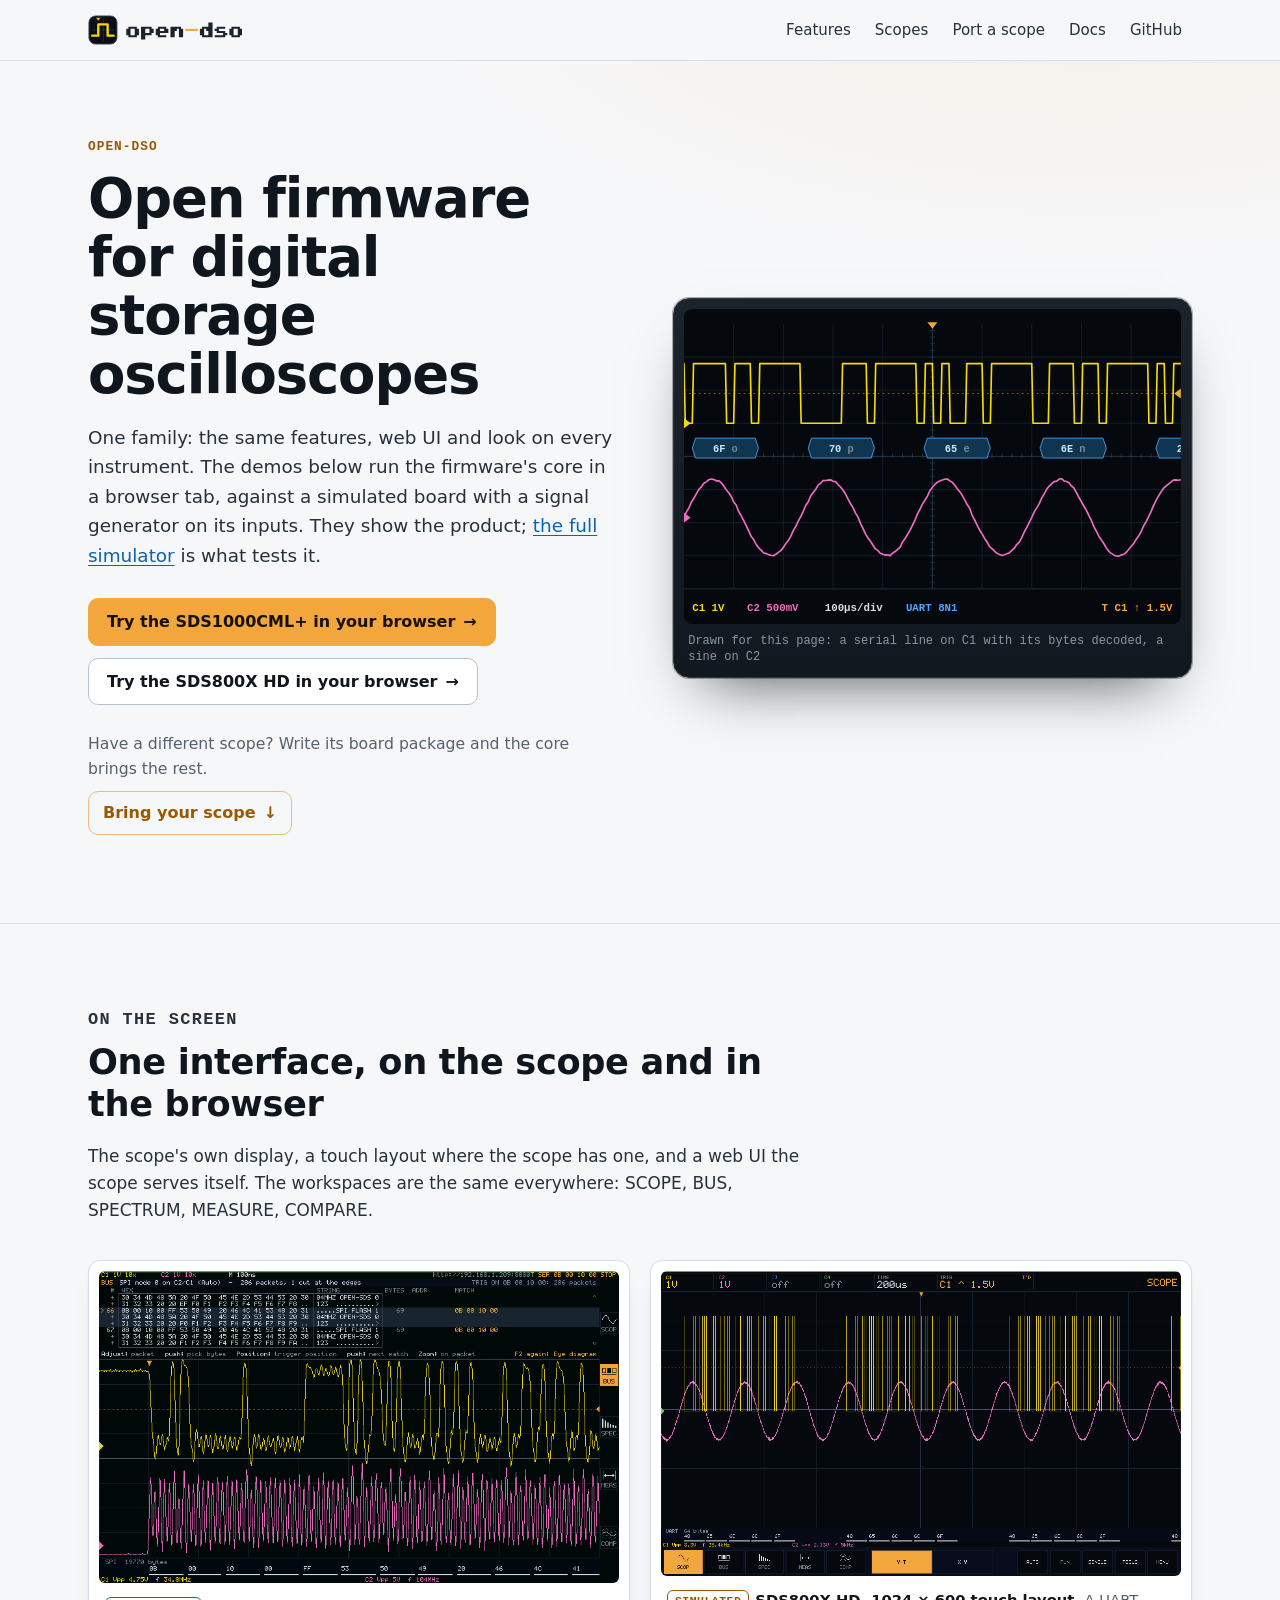
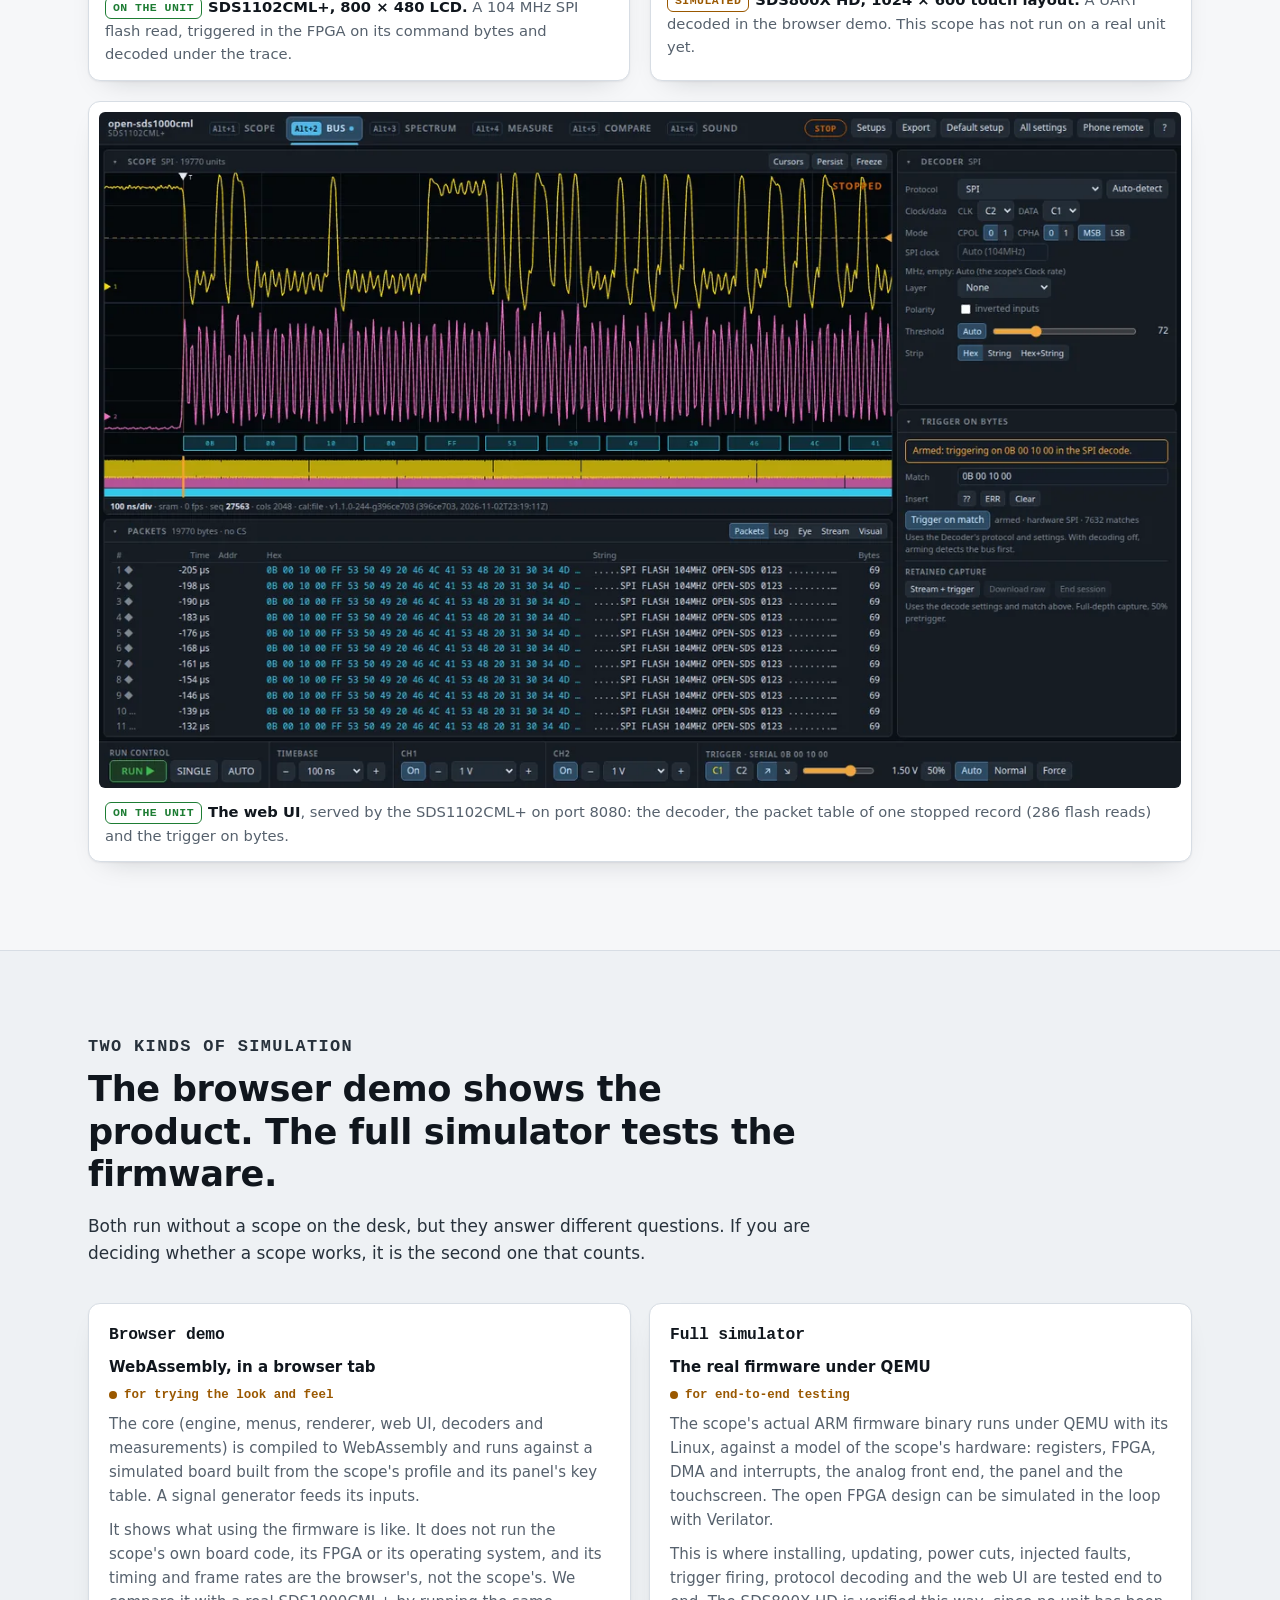
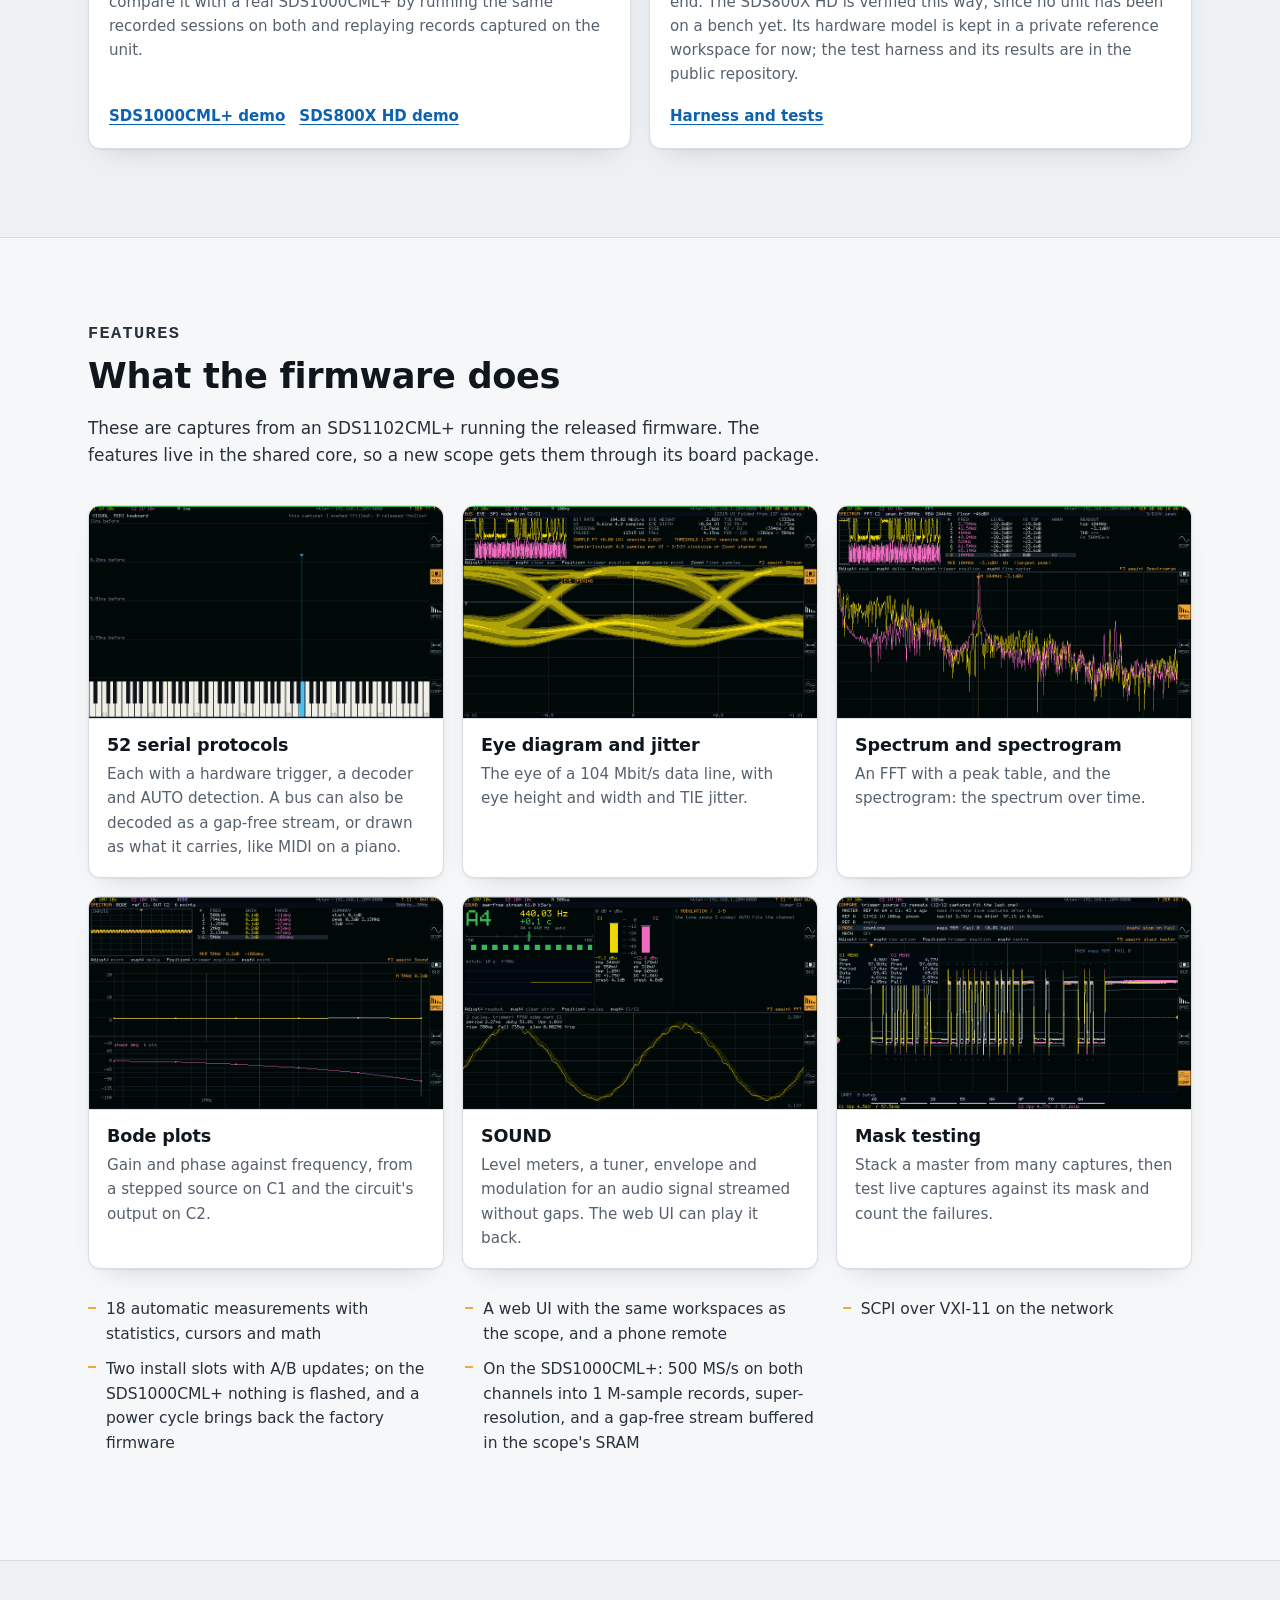
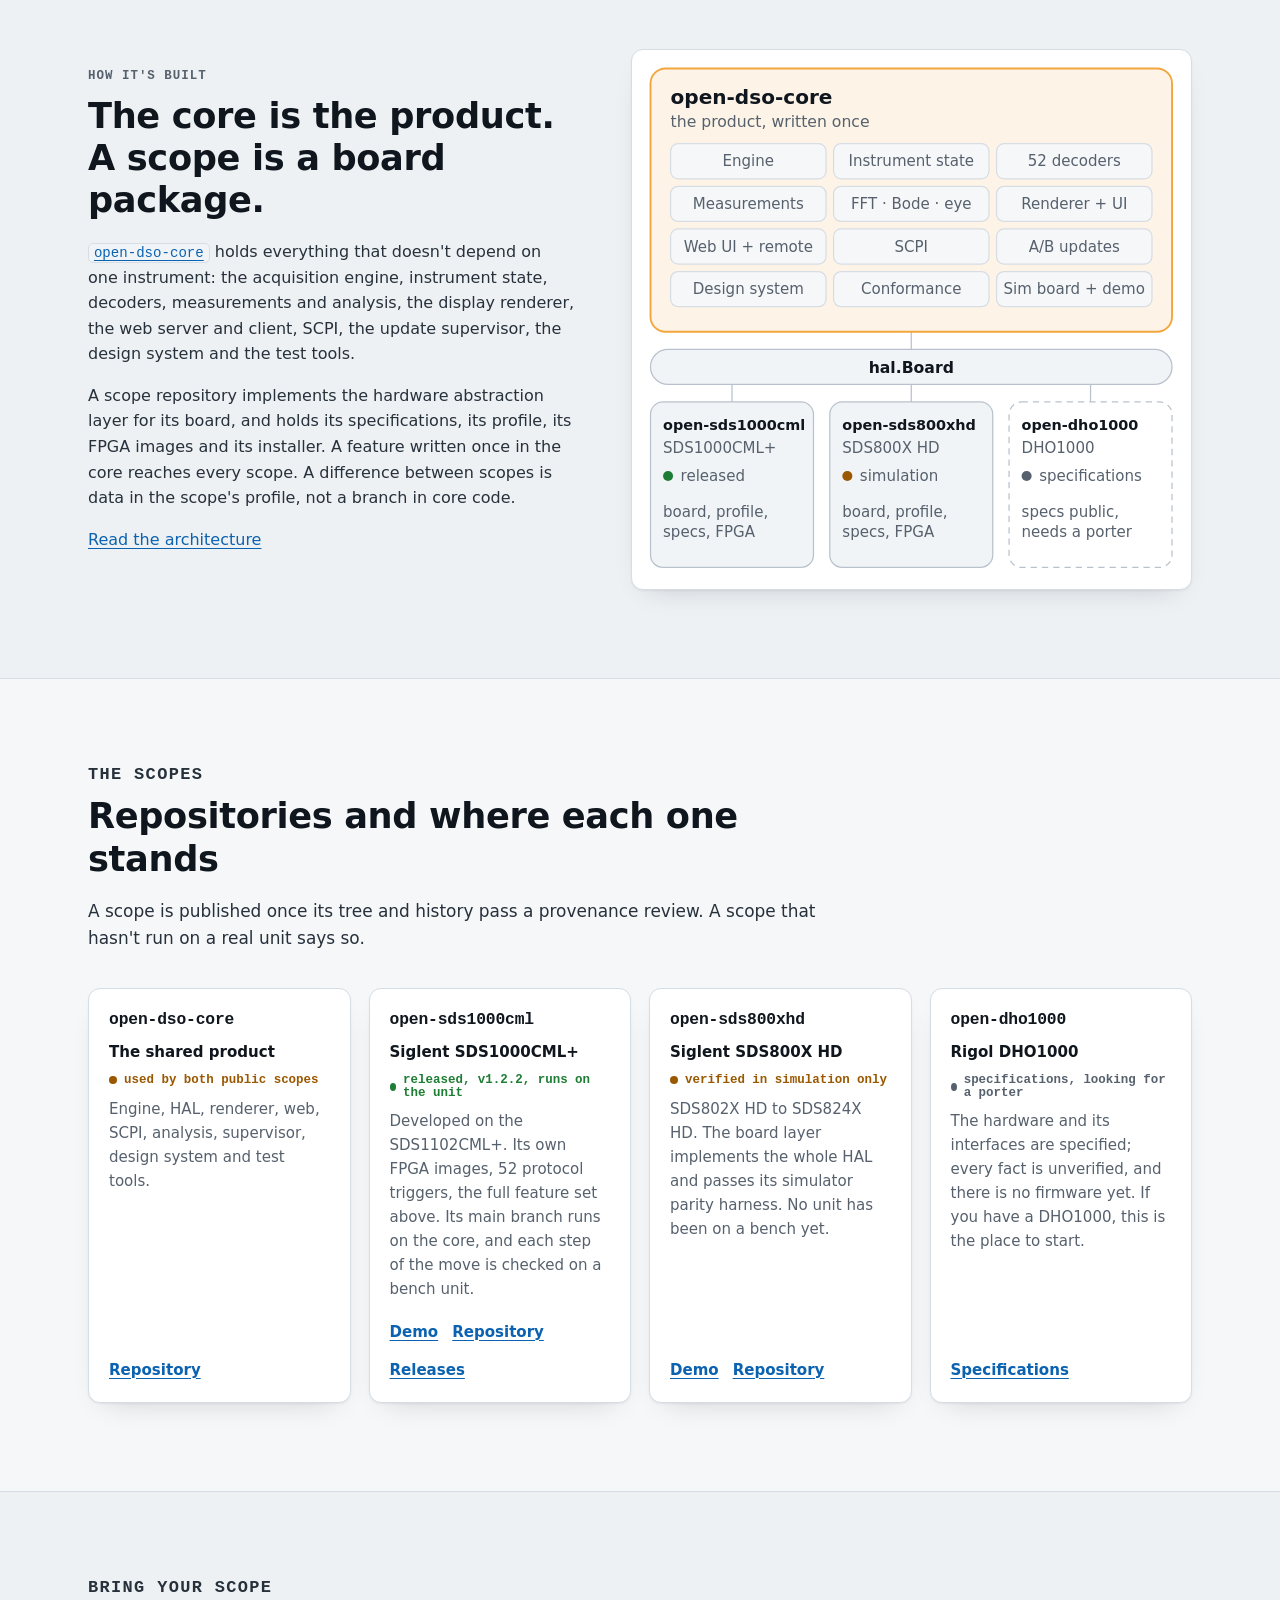
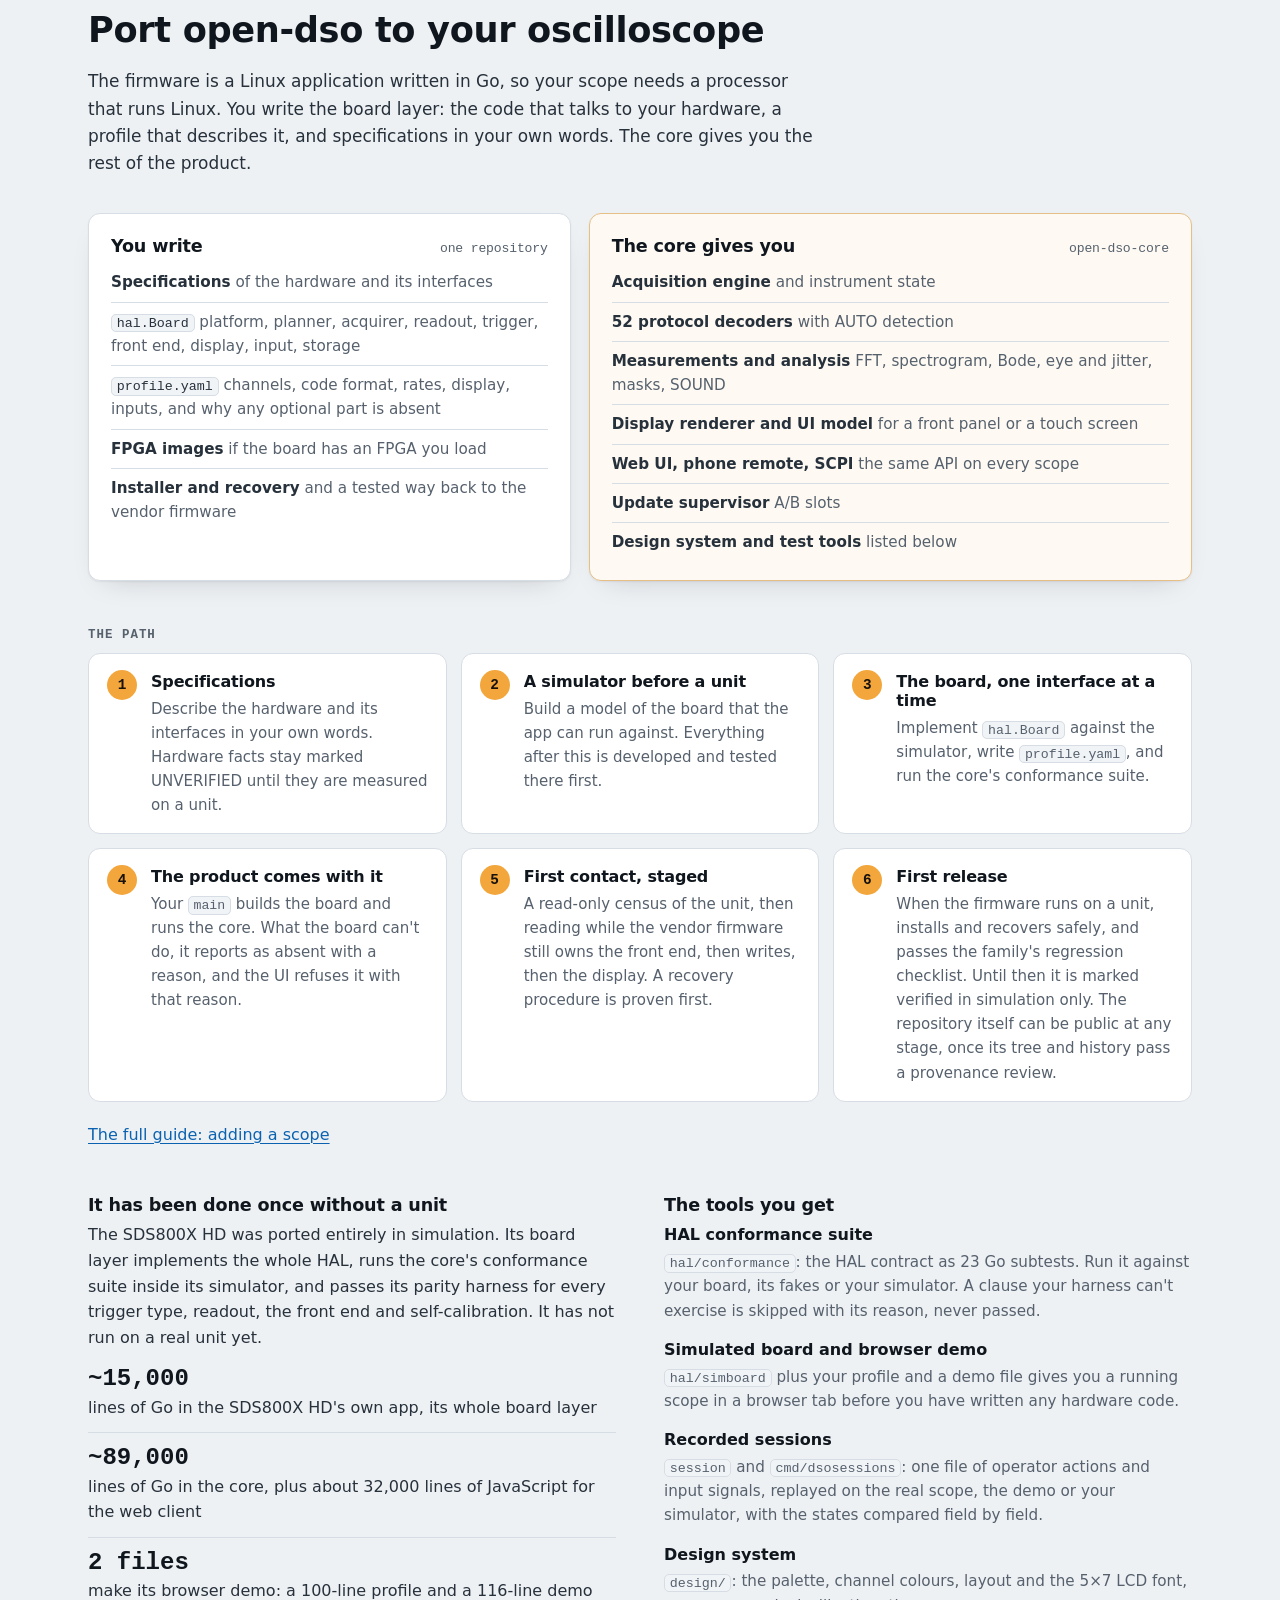
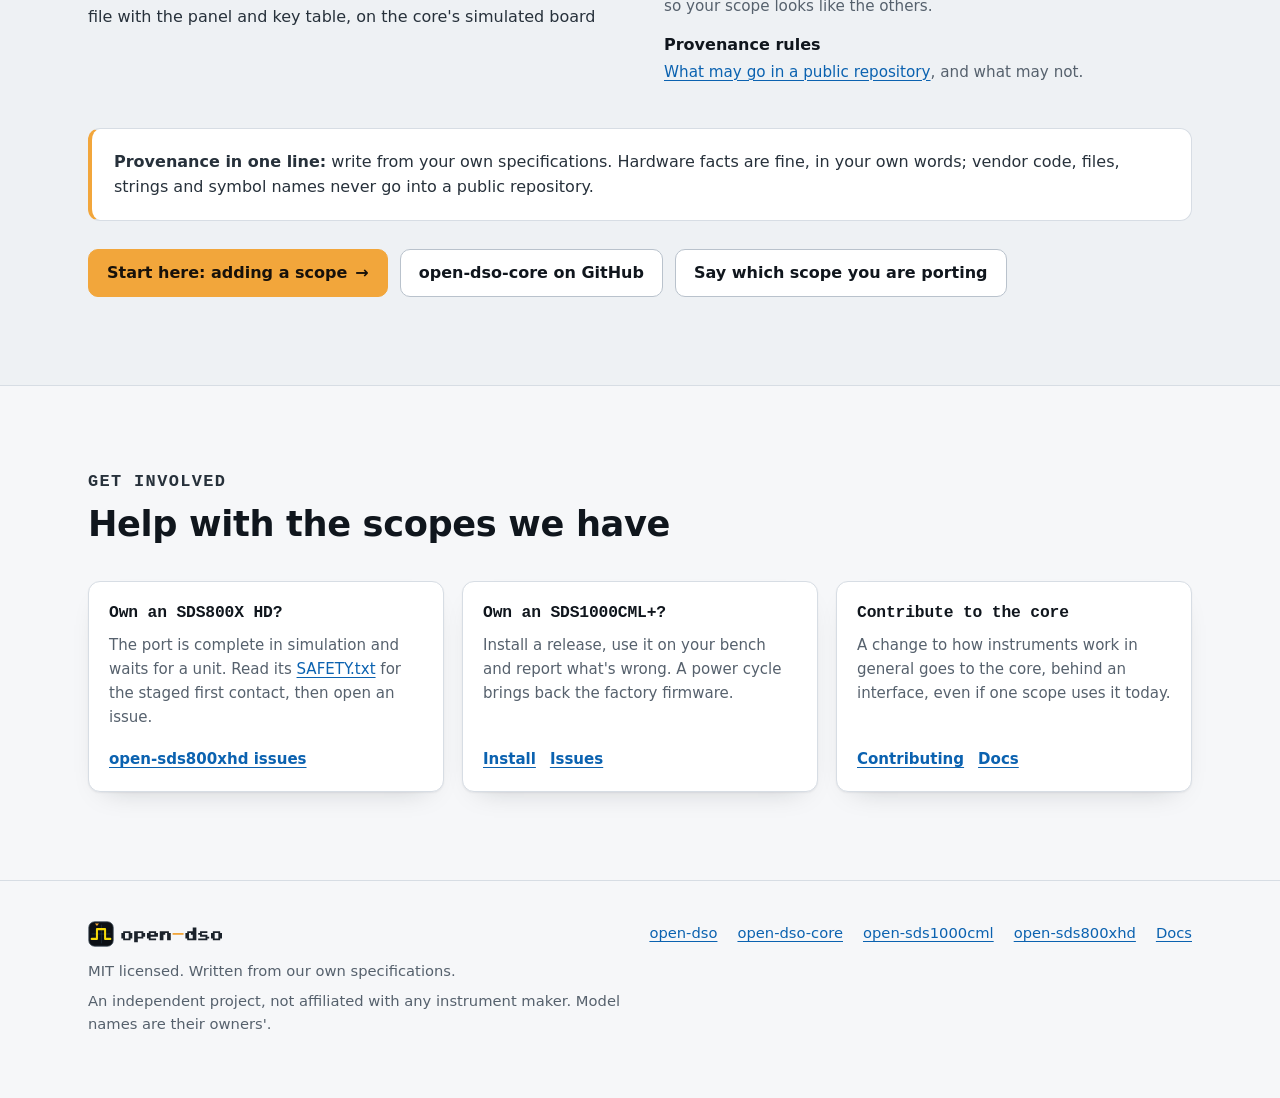
<file: site/index.html>
<!doctype html>
<html lang="en">
<head>
<meta charset="utf-8">
<meta name="viewport" content="width=device-width, initial-scale=1">
<title>open-dso: open firmware for oscilloscopes</title>
<meta name="description" content="Open firmware for digital storage oscilloscopes, one family: the same features, web UI and look on every instrument. Try it in your browser.">
<meta name="color-scheme" content="dark light">
<meta name="theme-color" content="#0b0f14" media="(prefers-color-scheme: dark)">
<meta name="theme-color" content="#f6f7f9" media="(prefers-color-scheme: light)">
<link rel="canonical" href="https://labeth.github.io/open-dso/">
<link rel="icon" href="img/favicon.svg" type="image/svg+xml">
<link rel="icon" href="img/favicon-32.png" type="image/png" sizes="32x32">
<link rel="apple-touch-icon" href="img/icon-180.png">
<meta property="og:type" content="website">
<meta property="og:site_name" content="open-dso">
<meta property="og:title" content="open-dso: open firmware for oscilloscopes">
<meta property="og:description" content="One family: the same features, web UI and look on every instrument. Try the firmware in your browser.">
<meta property="og:url" content="https://labeth.github.io/open-dso/">
<meta property="og:image" content="https://labeth.github.io/open-dso/img/og.png">
<meta property="og:image:width" content="1200">
<meta property="og:image:height" content="630">
<meta property="og:image:alt" content="The open-dso logo, a square pulse on a scope screen, and the line: open firmware for digital storage oscilloscopes">
<meta name="twitter:card" content="summary_large_image">
<link rel="stylesheet" href="site.css">
</head>
<body>
<a class="skip" href="#main">Skip to content</a>
<header class="top">
  <div class="wrap">
    <a class="brand" href="./" aria-label="open-dso home">
      <img class="d" src="img/lockup-dark.svg" alt="open-dso" width="330" height="64">
      <img class="l" src="img/lockup-light.svg" alt="open-dso" width="330" height="64">
    </a>
    <nav class="nav" aria-label="Sections">
      <a class="hide-s" href="#features">Features</a>
      <a class="hide-s" href="#scopes">Scopes</a>
      <a href="#port">Port a scope</a>
      <a href="docs.html">Docs</a>
      <a class="hide-xs" href="https://github.com/labeth/open-dso">GitHub</a>
    </nav>
  </div>
</header>

<main id="main">
<section class="hero">
  <div class="wrap">
    <div>
      <p class="eyebrow">open-dso</p>
      <h1>Open firmware for digital storage oscilloscopes</h1>
      <p class="lead">One family: the same features, web UI and look on every instrument. The demos below run
        the firmware's core in a browser tab, against a simulated board with a signal generator on its inputs.
        They show the product; <a href="#simulation">the full simulator</a> is what tests it.</p>
      <div class="ctas">
        <a class="btn primary" href="https://labeth.github.io/open-sds1000cml/">Try the SDS1000CML+ in your browser <span class="arr" aria-hidden="true">→</span></a>
        <a class="btn" href="https://labeth.github.io/open-sds800xhd/">Try the SDS800X HD in your browser <span class="arr" aria-hidden="true">→</span></a>
      </div>
      <p class="porter">Have a different scope? Write its board package and the core brings the rest.</p>
      <a class="btn ghost" href="#port">Bring your scope <span class="arr" aria-hidden="true">↓</span></a>
    </div>
    <figure class="scope">
<svg viewBox="0 0 600 380" role="img" aria-labelledby="scope-t">
<title id="scope-t">An oscilloscope screen: a serial line on channel 1 with its bytes decoded as the text open-dso, and a sine wave on channel 2</title>
<defs><clipPath id="plot"><rect x="0" y="18" width="600" height="320"/></clipPath></defs>
<path d="M60 18V338M120 18V338M180 18V338M240 18V338M300 18V338M360 18V338M420 18V338M480 18V338M540 18V338M0 58H600M0 98H600M0 138H600M0 178H600M0 218H600M0 258H600M0 298H600" stroke="#182430" stroke-width="1"/>
<path d="M0 178H600M300 18V338" stroke="#26384a" stroke-width="1"/>
<path d="M12 174v6M24 174v6M36 174v6M48 174v6M60 174v6M72 174v6M84 174v6M96 174v6M108 174v6M120 174v6M132 174v6M144 174v6M156 174v6M168 174v6M180 174v6M192 174v6M204 174v6M216 174v6M228 174v6M240 174v6M252 174v6M264 174v6M276 174v6M288 174v6M300 174v6M312 174v6M324 174v6M336 174v6M348 174v6M360 174v6M372 174v6M384 174v6M396 174v6M408 174v6M420 174v6M432 174v6M444 174v6M456 174v6M468 174v6M480 174v6M492 174v6M504 174v6M516 174v6M528 174v6M540 174v6M552 174v6M564 174v6M576 174v6M588 174v6M297 26h6M297 34h6M297 42h6M297 50h6M297 58h6M297 66h6M297 74h6M297 82h6M297 90h6M297 98h6M297 106h6M297 114h6M297 122h6M297 130h6M297 138h6M297 146h6M297 154h6M297 162h6M297 170h6M297 178h6M297 186h6M297 194h6M297 202h6M297 210h6M297 218h6M297 226h6M297 234h6M297 242h6M297 250h6M297 258h6M297 266h6M297 274h6M297 282h6M297 290h6M297 298h6M297 306h6M297 314h6M297 322h6M297 330h6" stroke="#26384a" stroke-width="1"/>
<path d="M0 102H600" stroke="#f2a63b" stroke-width="1" stroke-dasharray="2 4" opacity=".7"/>
<g clip-path="url(#plot)"><g class="roll" style="--shift:-1260px;--dur:21s">
<path d="M-40 66H0L1.5 138H10L11.5 66H50L51.5 138H60L61.5 66H80L81.5 138H90L91.5 66H140H140L141.5 138H190L191.5 66H220L221.5 138H230L231.5 66H280H280L281.5 138H290L291.5 66H300L301.5 138H310L311.5 66H320L321.5 138H340L341.5 66H360L361.5 138H370L371.5 66H420H420L421.5 138H440L441.5 66H470L471.5 138H480L481.5 66H500L501.5 138H510L511.5 66H560H560L561.5 138H570L571.5 66H580L581.5 138H590L591.5 66H610L611.5 138H620L621.5 66H630L631.5 138H650L651.5 66H700H700L701.5 138H730L731.5 66H740L741.5 138H760L761.5 66H780L781.5 138H790L791.5 66H840H840L841.5 138H850L851.5 66H870L871.5 138H890L891.5 66H920L921.5 138H930L931.5 66H980H980L981.5 138H990L991.5 66H1030L1031.5 138H1040L1041.5 66H1060L1061.5 138H1070L1071.5 66H1120H1120L1121.5 138H1180L1181.5 66H1190L1191.5 138H1210L1211.5 66H1260H1260L1261.5 138H1270L1271.5 66H1310L1311.5 138H1320L1321.5 66H1340L1341.5 138H1350L1351.5 66H1400H1400L1401.5 138H1450L1451.5 66H1480L1481.5 138H1490L1491.5 66H1540H1540L1541.5 138H1550L1551.5 66H1560L1561.5 138H1570L1571.5 66H1580L1581.5 138H1600L1601.5 66H1620L1621.5 138H1630L1631.5 66H1680H1680L1681.5 138H1700L1701.5 66H1730L1731.5 138H1740L1741.5 66H1760L1761.5 138H1770L1771.5 66H1820H1820L1821.5 138H1830L1831.5 66H1840L1841.5 138H1850L1851.5 66H1870L1871.5 138H1880L1881.5 66H1890L1891.5 138H1910L1911.5 66H1960H1960L1961.5 138H1990L1991.5 66H2000L2001.5 138H2020L2021.5 66H2040L2041.5 138H2050L2051.5 66H2100H2100L2101.5 138H2110L2111.5 66H2130L2131.5 138H2150L2151.5 66H2180L2181.5 138H2190L2191.5 66H2240H2240L2241.5 138H2250L2251.5 66H2290L2291.5 138H2300L2301.5 66H2320L2321.5 138H2330L2331.5 66H2380H2380L2381.5 138H2440L2441.5 66H2450L2451.5 138H2470L2471.5 66H2520" fill="none" stroke="#f5d90a" stroke-width="2" stroke-linejoin="round"/>
<g fill="#0f3550" stroke="#4fa8ff" stroke-width="1"><path d="M14 156H86L90 168L86 180H14L10 168Z"/><path d="M154 156H226L230 168L226 180H154L150 168Z"/><path d="M294 156H366L370 168L366 180H294L290 168Z"/><path d="M434 156H506L510 168L506 180H434L430 168Z"/><path d="M574 156H646L650 168L646 180H574L570 168Z"/><path d="M714 156H786L790 168L786 180H714L710 168Z"/><path d="M854 156H926L930 168L926 180H854L850 168Z"/><path d="M994 156H1066L1070 168L1066 180H994L990 168Z"/><path d="M1134 156H1206L1210 168L1206 180H1134L1130 168Z"/><path d="M1274 156H1346L1350 168L1346 180H1274L1270 168Z"/><path d="M1414 156H1486L1490 168L1486 180H1414L1410 168Z"/><path d="M1554 156H1626L1630 168L1626 180H1554L1550 168Z"/><path d="M1694 156H1766L1770 168L1766 180H1694L1690 168Z"/><path d="M1834 156H1906L1910 168L1906 180H1834L1830 168Z"/><path d="M1974 156H2046L2050 168L2046 180H1974L1970 168Z"/><path d="M2114 156H2186L2190 168L2186 180H2114L2110 168Z"/><path d="M2254 156H2326L2330 168L2326 180H2254L2250 168Z"/><path d="M2394 156H2466L2470 168L2466 180H2394L2390 168Z"/></g>
<g fill="#cfe6ff" font-family="ui-monospace,Menlo,Consolas,monospace" font-size="12.5" font-weight="600" text-anchor="middle"><text x="50.0" y="172.5">6F <tspan fill="#7c8894">o</tspan></text><text x="190.0" y="172.5">70 <tspan fill="#7c8894">p</tspan></text><text x="330.0" y="172.5">65 <tspan fill="#7c8894">e</tspan></text><text x="470.0" y="172.5">6E <tspan fill="#7c8894">n</tspan></text><text x="610.0" y="172.5">2D <tspan fill="#7c8894">-</tspan></text><text x="750.0" y="172.5">64 <tspan fill="#7c8894">d</tspan></text><text x="890.0" y="172.5">73 <tspan fill="#7c8894">s</tspan></text><text x="1030.0" y="172.5">6F <tspan fill="#7c8894">o</tspan></text><text x="1170.0" y="172.5">20 <tspan fill="#7c8894">·</tspan></text><text x="1310.0" y="172.5">6F <tspan fill="#7c8894">o</tspan></text><text x="1450.0" y="172.5">70 <tspan fill="#7c8894">p</tspan></text><text x="1590.0" y="172.5">65 <tspan fill="#7c8894">e</tspan></text><text x="1730.0" y="172.5">6E <tspan fill="#7c8894">n</tspan></text><text x="1870.0" y="172.5">2D <tspan fill="#7c8894">-</tspan></text><text x="2010.0" y="172.5">64 <tspan fill="#7c8894">d</tspan></text><text x="2150.0" y="172.5">73 <tspan fill="#7c8894">s</tspan></text><text x="2290.0" y="172.5">6F <tspan fill="#7c8894">o</tspan></text><text x="2430.0" y="172.5">20 <tspan fill="#7c8894">·</tspan></text></g>
<path d="M0 251.6L3 245.1L6 240.1L9 233.0L12 228.5L15 223.0L18 217.8L21 214.8L24 210.5L27 208.8L30 206.2L33 205.3L36 205.9L39 207.5L42 207.4L45 209.9L48 213.9L51 218.3L54 221.9L57 226.4L60 233.1L63 236.8L66 244.6L69 249.5L72 255.3L75 261.4L78 267.7L81 274.5L84 278.3L87 284.0L90 288.3L93 291.2L96 294.4L99 295.4L102 296.6L105 297.4L108 298.0L111 296.2L114 293.9L117 291.7L120 287.9L123 283.3L126 279.7L129 274.2L132 267.6L135 262.4L138 256.2L141 250.8L144 244.3L147 237.3L150 233.1L153 225.8L156 221.6L159 217.9L162 212.8L165 210.5L168 207.2L171 207.1L174 206.6L177 206.3L180 208.0L183 208.5L186 211.9L189 215.0L192 218.9L195 223.2L198 229.2L201 234.9L204 239.7L207 246.2L210 251.0L213 258.6L216 264.6L219 271.2L222 276.3L225 280.2L228 285.0L231 289.6L234 291.5L237 295.0L240 296.1L243 297.0L246 297.0L249 297.9L252 294.9L255 292.9L258 290.2L261 287.5L264 281.3L267 277.2L270 272.1L273 267.1L276 260.9L279 254.9L282 247.4L285 241.6L288 235.5L291 231.0L294 226.0L297 219.4L300 215.3L303 211.9L306 209.1L309 207.6L312 206.6L315 205.5L318 205.3L321 207.5L324 209.4L327 212.7L330 217.0L333 220.6L336 225.0L339 230.5L342 236.2L345 240.8L348 248.8L351 254.7L354 261.0L357 266.9L360 271.7L363 277.1L366 281.4L369 286.9L372 289.4L375 292.5L378 295.1L381 296.5L384 297.6L387 296.8L390 295.7L393 294.3L396 291.6L399 288.9L402 284.2L405 281.5L408 275.8L411 269.3L414 263.7L417 257.8L420 251.7L423 245.0L426 240.5L429 235.0L432 228.3L435 223.3L438 217.8L441 213.9L444 211.1L447 208.4L450 207.9L453 205.4L456 205.0L459 207.7L462 208.3L465 209.8L468 213.7L471 216.3L474 221.8L477 227.7L480 232.8L483 238.2L486 243.3L489 249.6L492 255.4L495 262.8L498 268.2L501 274.4L504 278.7L507 283.2L510 288.6L513 292.6L516 295.1L519 297.0L522 298.3L525 298.5L528 297.0L531 296.4L534 294.0L537 290.5L540 286.9L543 283.3L546 278.5L549 274.2L552 269.2L555 262.1L558 257.1L561 251.0L564 244.8L567 237.5L570 231.4L573 226.1L576 221.1L579 216.7L582 213.9L585 211.4L588 209.0L591 206.7L594 206.4L597 206.8L600 206.2L603 209.3L606 212.4L609 215.4L612 219.3L615 223.3L618 227.7L621 234.6L624 239.4L627 246.5L630 253.0L633 257.9L636 264.0L639 271.1L642 276.1L645 280.0L648 284.4L651 288.4L654 293.4L657 295.7L660 296.1L663 298.5L666 299.0L669 297.6L672 295.4L675 293.6L678 289.6L681 285.6L684 283.3L687 277.7L690 272.0L693 267.2L696 260.1L699 254.9L702 248.6L705 241.1L708 235.3L711 229.7L714 224.4L717 220.4L720 215.5L723 212.3L726 208.9L729 208.6L732 206.1L735 205.9L738 206.6L741 208.5L744 209.5L747 213.4L750 216.0L753 220.3L756 225.0L759 229.1L762 235.7L765 241.1L768 246.8L771 254.7L774 259.5L777 266.2L780 272.5L783 277.5L786 281.9L789 286.7L792 290.5L795 294.1L798 294.9L801 297.4L804 297.4L807 297.3L810 297.4L813 295.1L816 292.6L819 289.8L822 286.2L825 280.6L828 275.8L831 270.1L834 264.3L837 258.6L840 251.9L843 245.9L846 239.7L849 234.9L852 228.8L855 224.1L858 219.7L861 214.3L864 211.6L867 209.9L870 207.9L873 205.4L876 205.2L879 206.6L882 207.3L885 210.0L888 212.7L891 217.7L894 222.4L897 227.5L900 231.3L903 238.3L906 244.1L909 249.2L912 257.0L915 263.3L918 267.5L921 274.8L924 278.8L927 283.8L930 289.0L933 292.2L936 293.6L939 296.2L942 297.6L945 297.6L948 296.9L951 295.9L954 294.8L957 290.4L960 288.1L963 283.7L966 278.0L969 273.4L972 268.4L975 262.3L978 255.2L981 251.0L984 244.4L987 238.8L990 231.2L993 226.1L996 220.7L999 218.0L1002 213.1L1005 209.7L1008 208.1L1011 207.6L1014 206.7L1017 205.7L1020 206.4L1023 209.9L1026 211.6L1029 215.2L1032 217.8L1035 222.3L1038 228.8L1041 233.8L1044 238.8L1047 246.8L1050 252.3L1053 258.8L1056 263.3L1059 270.9L1062 274.6L1065 281.5L1068 285.1L1071 288.9L1074 292.6L1077 296.0L1080 296.3L1083 297.0L1086 298.0L1089 296.7L1092 294.9L1095 292.7L1098 289.4L1101 286.0L1104 281.9L1107 276.9L1110 272.5L1113 265.8L1116 260.2L1119 253.4L1122 247.5L1125 240.7L1128 235.3L1131 229.1L1134 225.5L1137 220.3L1140 215.4L1143 212.5L1146 210.7L1149 206.8L1152 207.1L1155 205.9L1158 206.4L1161 208.4L1164 209.5L1167 212.5L1170 216.4L1173 221.3L1176 224.6L1179 230.9L1182 236.3L1185 242.1L1188 247.7L1191 253.7L1194 259.2L1197 265.4L1200 271.0L1203 277.9L1206 281.7L1209 285.9L1212 289.5L1215 294.2L1218 296.6L1221 297.6L1224 297.5L1227 297.2L1230 296.4L1233 295.0L1236 291.8L1239 289.1L1242 284.7L1245 281.7L1248 276.6L1251 270.2L1254 263.7L1257 259.2L1260 251.6L1263 245.5L1266 238.7L1269 233.7L1272 228.4L1275 223.3L1278 218.1L1281 214.8L1284 210.4L1287 208.4L1290 206.3L1293 206.0L1296 205.0L1299 205.7L1302 207.8L1305 210.0L1308 213.8L1311 217.4L1314 222.3L1317 227.0L1320 232.5L1323 238.6L1326 243.5L1329 249.6L1332 257.2L1335 261.5L1338 268.7L1341 274.1L1344 278.0L1347 284.5L1350 288.8L1353 291.8L1356 294.8L1359 297.0L1362 296.8L1365 298.1L1368 297.6L1371 297.1L1374 295.0L1377 292.2L1380 288.1L1383 284.7L1386 279.4L1389 274.2L1392 267.6L1395 261.2L1398 255.3L1401 249.6L1404 242.9L1407 238.5L1410 232.2L1413 226.9L1416 222.0L1419 217.8L1422 213.6L1425 209.5L1428 208.9L1431 207.3L1434 206.1L1437 206.3L1440 207.5L1443 208.0L1446 212.0L1449 214.2L1452 217.8L1455 222.8L1458 228.9L1461 233.3L1464 240.3L1467 246.9L1470 252.0L1473 257.9L1476 264.2L1479 270.5L1482 276.2L1485 280.9L1488 285.6L1491 288.3L1494 291.7L1497 294.5L1500 297.4L1503 297.4L1506 298.1L1509 296.2L1512 294.8L1515 292.9L1518 290.8L1521 287.1L1524 282.7L1527 276.9L1530 272.0L1533 266.1L1536 260.1L1539 253.2L1542 248.7L1545 241.1L1548 236.9L1551 231.2L1554 223.9L1557 220.1L1560 216.7L1563 213.5L1566 209.6L1569 207.1L1572 205.8L1575 207.0L1578 205.8L1581 207.8L1584 208.9L1587 212.6L1590 217.0L1593 219.4L1596 225.7L1599 230.2L1602 236.7L1605 242.2L1608 247.3L1611 254.9L1614 260.2L1617 265.2L1620 270.9L1623 277.3L1626 282.2L1629 286.2L1632 289.6L1635 293.1L1638 295.3L1641 298.0L1644 296.9L1647 298.4L1650 297.6L1653 294.2L1656 293.4L1659 289.7L1662 286.1L1665 280.2L1668 275.3L1671 269.8L1674 265.3L1677 258.4L1680 251.7L1683 245.7L1686 239.3L1689 232.9L1692 227.5L1695 224.1L1698 218.3L1701 215.7L1704 210.9L1707 208.4L1710 207.2L1713 205.5L1716 205.8L1719 207.7L1722 209.1L1725 211.2L1728 213.9L1731 218.3L1734 222.7L1737 226.8L1740 232.5L1743 236.8L1746 244.3L1749 249.8L1752 256.7L1755 262.6L1758 267.7L1761 272.8L1764 280.0L1767 283.0L1770 287.9L1773 291.1L1776 293.9L1779 296.9L1782 298.6L1785 297.5L1788 297.9L1791 295.9L1794 294.4L1797 291.3L1800 287.2L1803 283.0L1806 278.4L1809 274.7L1812 268.2L1815 261.6L1818 257.0L1821 251.0L1824 243.7L1827 237.0L1830 231.4L1833 225.8L1836 221.4L1839 216.5L1842 213.0L1845 210.0L1848 208.4L1851 207.6L1854 206.6L1857 206.0L1860 207.0L1863 209.0L1866 211.2L1869 214.4L1872 217.8L1875 222.8L1878 229.4L1881 233.1L1884 239.8L1887 246.1L1890 252.8L1893 257.5L1896 263.7L1899 269.5L1902 275.4L1905 280.6L1908 286.2L1911 290.0L1914 293.3L1917 294.0L1920 295.8L1923 298.3L1926 298.8L1929 297.2L1932 295.9L1935 292.3L1938 290.2L1941 287.6L1944 283.0L1947 278.1L1950 273.0L1953 265.7L1956 259.4L1959 253.3L1962 247.9L1965 242.2L1968 236.8L1971 230.7L1974 225.3L1977 220.8L1980 215.9L1983 212.6L1986 208.7L1989 208.3L1992 205.8L1995 206.9L1998 206.7L2001 207.2L2004 208.9L2007 212.0L2010 216.3L2013 220.6L2016 224.1L2019 229.3L2022 235.9L2025 241.9L2028 247.6L2031 253.5L2034 260.4L2037 265.1L2040 271.5L2043 277.3L2046 283.3L2049 287.0L2052 291.2L2055 293.4L2058 295.2L2061 296.7L2064 299.0L2067 298.3L2070 296.4L2073 294.0L2076 292.5L2079 289.6L2082 285.1L2085 280.1L2088 276.0L2091 271.0L2094 263.6L2097 257.1L2100 251.6L2103 245.7L2106 240.2L2109 233.3L2112 229.1L2115 223.8L2118 218.8L2121 214.1L2124 212.5L2127 208.5L2130 207.9L2133 205.6L2136 205.4L2139 207.3L2142 207.8L2145 211.5L2148 213.6L2151 216.7L2154 221.1L2157 226.5L2160 232.4L2163 238.8L2166 243.0L2169 249.7L2172 255.5L2175 263.3L2178 267.4L2181 272.8L2184 278.1L2187 283.6L2190 288.8L2193 292.3L2196 294.8L2199 297.4L2202 298.5L2205 297.6L2208 296.9L2211 297.3L2214 294.8L2217 290.5L2220 288.3L2223 283.5L2226 278.8L2229 273.4L2232 267.4L2235 261.1L2238 255.6L2241 249.6L2244 244.8L2247 237.0L2250 233.1L2253 226.0L2256 221.4L2259 218.1L2262 214.3L2265 210.4L2268 207.3L2271 206.7L2274 205.8L2277 207.1L2280 206.5L2283 208.6L2286 212.4L2289 213.8L2292 218.6L2295 224.0L2298 229.0L2301 232.9L2304 238.7L2307 244.9L2310 252.9L2313 257.6L2316 264.8L2319 271.0L2322 275.2L2325 280.2L2328 286.3L2331 289.5L2334 292.0L2337 295.5L2340 296.4L2343 297.3L2346 296.9L2349 297.8L2352 296.7L2355 293.7L2358 291.4L2361 285.6L2364 281.7L2367 277.3L2370 273.0L2373 267.2L2376 260.0L2379 253.5L2382 247.7L2385 241.7L2388 236.8L2391 229.5L2394 225.6L2397 220.7L2400 216.7L2403 213.1L2406 209.9L2409 207.3L2412 206.0L2415 205.7L2418 207.0L2421 206.7L2424 209.0L2427 213.1L2430 215.5L2433 219.3L2436 223.9L2439 230.3L2442 235.5L2445 242.8L2448 248.7L2451 255.1L2454 259.7L2457 265.3L2460 271.1L2463 277.3L2466 282.7L2469 286.5L2472 289.8L2475 293.3L2478 296.0L2481 297.6L2484 298.5L2487 298.6L2490 297.2L2493 294.2L2496 293.3L2499 288.8L2502 285.4L2505 280.4L2508 276.1L2511 269.4L2514 263.7L2517 257.6L2520 251.2" fill="none" stroke="#f06cc4" stroke-width="2" stroke-linejoin="round"/>
</g></g>
<path d="M294 16h12l-6 8z" fill="#f2a63b"/>
<path d="M0 132l8 6-8 6z" fill="#f5d90a"/><path d="M0 246l8 6-8 6z" fill="#f06cc4"/>
<path d="M600 96l-8 6 8 6z" fill="#f2a63b"/>
<path d="M0 338H600" stroke="#26384a"/>
<g class="rd"><text x="10" y="365" fill="#f5d90a">C1 1V</text><text x="76" y="365" fill="#f06cc4">C2 500mV</text><text x="170" y="365" fill="#d6dde4">100µs/div</text><text x="268" y="365" fill="#4fa8ff">UART 8N1</text><text x="590" y="365" fill="#f2a63b" text-anchor="end">T C1 ↑ 1.5V</text></g>
</svg>
      <figcaption><span>Drawn for this page: a serial line on C1 with its bytes decoded, a sine on C2</span></figcaption>
    </figure>
  </div>
</section>

<section class="band" id="screens" aria-labelledby="screens-h">
  <div class="wrap">
    <div class="intro">
      <p class="kicker">On the screen</p>
      <h2 id="screens-h">One interface, on the scope and in the browser</h2>
      <p>The scope's own display, a touch layout where the scope has one, and a web UI the scope serves itself.
        The workspaces are the same everywhere: SCOPE, BUS, SPECTRUM, MEASURE, COMPARE.</p>
    </div>
    <div class="shots">
      <figure class="shot">
        <img src="img/cml-bus.webp" width="800" height="480" loading="lazy" decoding="async"
          alt="SDS1102CML+ LCD in the BUS workspace: a 104 MHz SPI flash read triggered on its command bytes 0B 00 10 00, with the decoded reads listed in a hex table">
        <figcaption><span class="tag hw">ON THE UNIT</span><b>SDS1102CML+, 800 × 480 LCD.</b> A 104 MHz SPI flash read,
          triggered in the FPGA on its command bytes and decoded under the trace.</figcaption>
      </figure>
      <figure class="shot">
        <img src="img/hd-bus.webp" width="1024" height="600" loading="lazy" decoding="async"
          alt="SDS800X HD touch layout, 1024 × 600: a UART line on C1 decoded as the bytes 48 65 6C 6C 6F, a sine on C2, and touch buttons for the workspaces along the bottom">
        <figcaption><span class="tag sim">SIMULATED</span><b>SDS800X HD, 1024 × 600 touch layout.</b> A UART decoded
          in the browser demo. This scope has not run on a real unit yet.</figcaption>
      </figure>
      <figure class="shot wide">
        <img src="img/web-bus.webp" width="1200" height="750" loading="lazy" decoding="async"
          alt="The web UI in the BUS workspace: the decoder settings, the trace with decoded bytes, the packet table of 286 flash reads and the trigger on bytes">
        <figcaption><span class="tag hw">ON THE UNIT</span><b>The web UI</b>, served by the SDS1102CML+ on port 8080:
          the decoder, the packet table of one stopped record (286 flash reads) and the trigger on bytes.</figcaption>
      </figure>
    </div>
  </div>
</section>

<section class="band alt" id="simulation" aria-labelledby="simulation-h">
  <div class="wrap">
    <div class="intro">
      <p class="kicker">Two kinds of simulation</p>
      <h2 id="simulation-h">The browser demo shows the product. The full simulator tests the firmware.</h2>
      <p>Both run without a scope on the desk, but they answer different questions. If you are deciding
        whether a scope works, it is the second one that counts.</p>
    </div>
    <div class="cards pair">
      <article class="card">
        <h3>Browser demo</h3>
        <p class="model">WebAssembly, in a browser tab</p>
        <span class="status core">for trying the look and feel</span>
        <p>The core (engine, menus, renderer, web UI, decoders and measurements) is compiled to WebAssembly
          and runs against a simulated board built from the scope's profile and its panel's key table. A
          signal generator feeds its inputs.</p>
        <p>It shows what using the firmware is like. It does not run the scope's own board code, its FPGA
          or its operating system, and its timing and frame rates are the browser's, not the scope's. We
          compare it with a real SDS1000CML+ by running the same recorded sessions on both and replaying
          records captured on the unit.</p>
        <div class="links"><a href="https://labeth.github.io/open-sds1000cml/">SDS1000CML+ demo</a><a href="https://labeth.github.io/open-sds800xhd/">SDS800X HD demo</a></div>
      </article>
      <article class="card">
        <h3>Full simulator</h3>
        <p class="model">The real firmware under QEMU</p>
        <span class="status sim">for end-to-end testing</span>
        <p>The scope's actual ARM firmware binary runs under QEMU with its Linux, against a model of the
          scope's hardware: registers, FPGA, DMA and interrupts, the analog front end, the panel and the
          touchscreen. The open FPGA design can be simulated in the loop with Verilator.</p>
        <p>This is where installing, updating, power cuts, injected faults, trigger firing, protocol
          decoding and the web UI are tested end to end. The SDS800X HD is verified this way, since no unit
          has been on a bench yet. Its hardware model is kept in a private reference workspace for now; the
          test harness and its results are in the public repository.</p>
        <div class="links"><a href="https://github.com/labeth/open-sds800xhd/tree/main/sim">Harness and tests</a></div>
      </article>
    </div>
  </div>
</section>

<section class="band" id="features" aria-labelledby="features-h">
  <div class="wrap">
    <div class="intro">
      <p class="kicker">Features</p>
      <h2 id="features-h">What the firmware does</h2>
      <p>These are captures from an SDS1102CML+ running the released firmware. The features live in the
        shared core, so a new scope gets them through its board package.</p>
    </div>
    <div class="feats">
      <article class="feat">
        <img src="img/cml-bus-visual-midi.webp" width="800" height="480" loading="lazy" decoding="async" alt="A MIDI bus drawn as a piano keyboard, the held note marked">
        <div><h3>52 serial protocols</h3><p>Each with a hardware trigger, a decoder and AUTO detection. A bus can
          also be decoded as a gap-free stream, or drawn as what it carries, like MIDI on a piano.</p></div>
      </article>
      <article class="feat">
        <img src="img/cml-bus-eye.webp" width="800" height="480" loading="lazy" decoding="async" alt="Eye diagram of 104 Mbit/s data with eye height, width and jitter readouts">
        <div><h3>Eye diagram and jitter</h3><p>The eye of a 104 Mbit/s data line, with eye height and width
          and TIE jitter.</p></div>
      </article>
      <article class="feat">
        <img src="img/cml-spectrum.webp" width="800" height="480" loading="lazy" decoding="async" alt="FFT of a 104 MHz clock with its peak marked and a peak table">
        <div><h3>Spectrum and spectrogram</h3><p>An FFT with a peak table, and the spectrogram: the spectrum
          over time.</p></div>
      </article>
      <article class="feat">
        <img src="img/cml-bode.webp" width="800" height="480" loading="lazy" decoding="async" alt="Bode plot: flat gain and a falling phase against a log frequency axis">
        <div><h3>Bode plots</h3><p>Gain and phase against frequency, from a stepped source on C1 and the
          circuit's output on C2.</p></div>
      </article>
      <article class="feat">
        <img src="img/cml-sound.webp" width="800" height="480" loading="lazy" decoding="async" alt="SOUND view: a tuner reading A4 at 440.03 Hz, level meters and the waveform">
        <div><h3>SOUND</h3><p>Level meters, a tuner, envelope and modulation for an audio signal streamed
          without gaps. The web UI can play it back.</p></div>
      </article>
      <article class="feat">
        <img src="img/cml-compare.webp" width="800" height="480" loading="lazy" decoding="async" alt="COMPARE: a master stacked from 64 captures and the mask test counting live captures">
        <div><h3>Mask testing</h3><p>Stack a master from many captures, then test live captures against
          its mask and count the failures.</p></div>
      </article>
    </div>
    <ul class="also">
      <li>18 automatic measurements with statistics, cursors and math</li>
      <li>A web UI with the same workspaces as the scope, and a phone remote</li>
      <li>SCPI over VXI-11 on the network</li>
      <li>Two install slots with A/B updates; on the SDS1000CML+ nothing is flashed, and a power cycle brings back the factory firmware</li>
      <li>On the SDS1000CML+: 500 MS/s on both channels into 1 M-sample records, super-resolution, and a gap-free stream buffered in the scope's SRAM</li>
    </ul>
  </div>
</section>

<section class="band alt" id="built" aria-labelledby="built-h">
  <div class="wrap arch">
    <div>
      <p class="kicker">How it's built</p>
      <h2 id="built-h">The core is the product. A scope is a board package.</h2>
      <p><a href="https://github.com/labeth/open-dso-core"><code>open-dso-core</code></a> holds everything that
        doesn't depend on one instrument: the acquisition engine, instrument state, decoders, measurements
        and analysis, the display renderer, the web server and client, SCPI, the update supervisor, the
        design system and the test tools.</p>
      <p>A scope repository implements the hardware abstraction layer for its board, and holds its
        specifications, its profile, its FPGA images and its installer. A feature written once in the core
        reaches every scope. A difference between scopes is data in the scope's profile, not a branch in
        core code.</p>
      <p><a href="https://github.com/labeth/open-dso/blob/main/docs/architecture.md">Read the architecture</a></p>
    </div>
    <div class="diagram">
      <svg viewBox="0 0 420 404" role="img" aria-labelledby="arch-t arch-d">
        <title id="arch-t">How the family is built</title>
        <desc id="arch-d">open-dso-core, the product, sits on top. Below it the hal.Board interface, which every scope repository implements: open-sds1000cml (released), open-sds800xhd (verified in simulation) and open-dho1000 (specifications, looking for a porter).</desc>
        <path class="d-line" d="M210 212V226M67 254V268M210 254V268M353 254V268"/>
        <rect class="d-core" x="2" y="2" width="416" height="210" rx="12" stroke-width="1.5"/>
        <text class="d-t" x="18" y="30" font-size="16" font-family="ui-monospace,Menlo,Consolas,monospace">open-dso-core</text>
        <text class="d-s" x="18" y="49" font-size="12.5">the product, written once</text>
        <g font-size="12" text-anchor="middle">
          <rect class="d-chip" x="18" y="62" width="124" height="28" rx="6"/><text class="d-s" x="80" y="80">Engine</text>
          <rect class="d-chip" x="148" y="62" width="124" height="28" rx="6"/><text class="d-s" x="210" y="80">Instrument state</text>
          <rect class="d-chip" x="278" y="62" width="124" height="28" rx="6"/><text class="d-s" x="340" y="80">52 decoders</text>
          <rect class="d-chip" x="18" y="96" width="124" height="28" rx="6"/><text class="d-s" x="80" y="114">Measurements</text>
          <rect class="d-chip" x="148" y="96" width="124" height="28" rx="6"/><text class="d-s" x="210" y="114">FFT · Bode · eye</text>
          <rect class="d-chip" x="278" y="96" width="124" height="28" rx="6"/><text class="d-s" x="340" y="114">Renderer + UI</text>
          <rect class="d-chip" x="18" y="130" width="124" height="28" rx="6"/><text class="d-s" x="80" y="148">Web UI + remote</text>
          <rect class="d-chip" x="148" y="130" width="124" height="28" rx="6"/><text class="d-s" x="210" y="148">SCPI</text>
          <rect class="d-chip" x="278" y="130" width="124" height="28" rx="6"/><text class="d-s" x="340" y="148">A/B updates</text>
          <rect class="d-chip" x="18" y="164" width="124" height="28" rx="6"/><text class="d-s" x="80" y="182">Design system</text>
          <rect class="d-chip" x="148" y="164" width="124" height="28" rx="6"/><text class="d-s" x="210" y="182">Conformance</text>
          <rect class="d-chip" x="278" y="164" width="124" height="28" rx="6"/><text class="d-s" x="340" y="182">Sim board + demo</text>
        </g>
        <rect class="d-box" x="2" y="226" width="416" height="28" rx="14"/>
        <text class="d-t" x="210" y="244.5" font-size="12.5" text-anchor="middle" font-family="ui-monospace,Menlo,Consolas,monospace">hal.Board</text>
        <g font-size="12">
          <rect class="d-box" x="2" y="268" width="130" height="132" rx="10"/>
          <text class="d-t" x="12" y="290" font-family="ui-monospace,Menlo,Consolas,monospace" font-size="11.5">open-sds1000cml</text>
          <text class="d-s" x="12" y="309">SDS1000CML+</text>
          <circle cx="16" cy="327" r="4" fill="var(--run)"/><text class="d-s" x="26" y="331">released</text>
          <text class="d-s" x="12" y="360">board, profile,</text><text class="d-s" x="12" y="376">specs, FPGA</text>
          <rect class="d-box" x="145" y="268" width="130" height="132" rx="10"/>
          <text class="d-t" x="155" y="290" font-family="ui-monospace,Menlo,Consolas,monospace" font-size="11.5">open-sds800xhd</text>
          <text class="d-s" x="155" y="309">SDS800X HD</text>
          <circle cx="159" cy="327" r="4" fill="var(--sim)"/><text class="d-s" x="169" y="331">simulation</text>
          <text class="d-s" x="155" y="360">board, profile,</text><text class="d-s" x="155" y="376">specs, FPGA</text>
          <rect class="d-plan" x="288" y="268" width="130" height="132" rx="10"/>
          <text class="d-t" x="298" y="290" font-family="ui-monospace,Menlo,Consolas,monospace" font-size="11.5">open-dho1000</text>
          <text class="d-s" x="298" y="309">DHO1000</text>
          <circle cx="302" cy="327" r="4" fill="var(--spec)"/><text class="d-s" x="312" y="331">specifications</text>
          <text class="d-s" x="298" y="360">specs public,</text><text class="d-s" x="298" y="376">needs a porter</text>
        </g>
      </svg>
    </div>
  </div>
</section>

<section class="band" id="scopes" aria-labelledby="scopes-h">
  <div class="wrap">
    <div class="intro">
      <p class="kicker">The scopes</p>
      <h2 id="scopes-h">Repositories and where each one stands</h2>
      <p>A scope is published once its tree and history pass a provenance review. A scope that hasn't run
        on a real unit says so.</p>
    </div>
    <div class="cards">
      <article class="card">
        <h3>open-dso-core</h3>
        <p class="model">The shared product</p>
        <span class="status core">used by both public scopes</span>
        <p>Engine, HAL, renderer, web, SCPI, analysis, supervisor, design system and test tools.</p>
        <div class="links"><a href="https://github.com/labeth/open-dso-core">Repository</a></div>
      </article>
      <article class="card">
        <h3>open-sds1000cml</h3>
        <p class="model">Siglent SDS1000CML+</p>
        <span class="status hw">released, v1.2.2, runs on the unit</span>
        <p>Developed on the SDS1102CML+. Its own FPGA images, 52 protocol triggers, the full feature set
          above. Its main branch runs on the core, and each step of the move is checked on a bench unit.</p>
        <div class="links"><a href="https://labeth.github.io/open-sds1000cml/">Demo</a><a href="https://github.com/labeth/open-sds1000cml">Repository</a><a href="https://github.com/labeth/open-sds1000cml/releases">Releases</a></div>
      </article>
      <article class="card">
        <h3>open-sds800xhd</h3>
        <p class="model">Siglent SDS800X HD</p>
        <span class="status sim">verified in simulation only</span>
        <p>SDS802X HD to SDS824X HD. The board layer implements the whole HAL and passes its simulator
          parity harness. No unit has been on a bench yet.</p>
        <div class="links"><a href="https://labeth.github.io/open-sds800xhd/">Demo</a><a href="https://github.com/labeth/open-sds800xhd">Repository</a></div>
      </article>
      <article class="card">
        <h3>open-dho1000</h3>
        <p class="model">Rigol DHO1000</p>
        <span class="status">specifications, looking for a porter</span>
        <p>The hardware and its interfaces are specified; every fact is unverified, and there is no firmware
          yet. If you have a DHO1000, this is the place to start.</p>
        <div class="links"><a href="https://github.com/labeth/open-dho1000">Specifications</a></div>
      </article>
    </div>
  </div>
</section>

<section class="band alt" id="port" aria-labelledby="port-h">
  <div class="wrap">
    <div class="intro">
      <p class="kicker">Bring your scope</p>
      <h2 id="port-h">Port open-dso to your oscilloscope</h2>
      <p>The firmware is a Linux application written in Go, so your scope needs a processor that runs Linux. You write the board layer: the
        code that talks to your hardware, a profile that describes it, and specifications in your own words.
        The core gives you the rest of the product.</p>
    </div>

    <div class="split">
      <div class="side">
        <h3>You write <small>one repository</small></h3>
        <ul>
          <li><b>Specifications</b> <span>of the hardware and its interfaces</span></li>
          <li><b><code>hal.Board</code></b> <span>platform, planner, acquirer, readout, trigger, front end, display, input, storage</span></li>
          <li><b><code>profile.yaml</code></b> <span>channels, code format, rates, display, inputs, and why any optional part is absent</span></li>
          <li><b>FPGA images</b> <span>if the board has an FPGA you load</span></li>
          <li><b>Installer and recovery</b> <span>and a tested way back to the vendor firmware</span></li>
        </ul>
      </div>
      <div class="side core">
        <h3>The core gives you <small>open-dso-core</small></h3>
        <ul>
          <li><b>Acquisition engine</b> <span>and instrument state</span></li>
          <li><b>52 protocol decoders</b> <span>with AUTO detection</span></li>
          <li><b>Measurements and analysis</b> <span>FFT, spectrogram, Bode, eye and jitter, masks, SOUND</span></li>
          <li><b>Display renderer and UI model</b> <span>for a front panel or a touch screen</span></li>
          <li><b>Web UI, phone remote, SCPI</b> <span>the same API on every scope</span></li>
          <li><b>Update supervisor</b> <span>A/B slots</span></li>
          <li><b>Design system and test tools</b> <span>listed below</span></li>
        </ul>
      </div>
    </div>

    <h3 class="kicker">The path</h3>
    <ol class="steps">
      <li><h3>Specifications</h3><p>Describe the hardware and its interfaces in your own words. Hardware facts
        stay marked UNVERIFIED until they are measured on a unit.</p></li>
      <li><h3>A simulator before a unit</h3><p>Build a model of the board that the app can run against.
        Everything after this is developed and tested there first.</p></li>
      <li><h3>The board, one interface at a time</h3><p>Implement <code>hal.Board</code> against the simulator,
        write <code>profile.yaml</code>, and run the core's conformance suite.</p></li>
      <li><h3>The product comes with it</h3><p>Your <code>main</code> builds the board and runs the core. What the
        board can't do, it reports as absent with a reason, and the UI refuses it with that reason.</p></li>
      <li><h3>First contact, staged</h3><p>A read-only census of the unit, then reading while the vendor firmware
        still owns the front end, then writes, then the display. A recovery procedure is proven first.</p></li>
      <li><h3>First release</h3><p>When the firmware runs on a unit, installs and recovers safely, and passes the
        family's regression checklist. Until then it is marked verified in simulation only. The repository
        itself can be public at any stage, once its tree and history pass a provenance review.</p></li>
    </ol>
    <p><a href="https://github.com/labeth/open-dso/blob/main/docs/adding-a-scope.md">The full guide: adding a scope</a></p>

    <div class="cols2">
      <div>
        <h3>It has been done once without a unit</h3>
        <p>The SDS800X HD was ported entirely in simulation. Its board layer implements the whole HAL, runs the
          core's conformance suite inside its simulator, and passes its parity harness for every trigger type,
          readout, the front end and self-calibration. It has not run on a real unit yet.</p>
        <ul class="facts">
          <li><span class="num">~15,000</span>lines of Go in the SDS800X HD's own app, its whole board layer</li>
          <li><span class="num">~89,000</span>lines of Go in the core, plus about 32,000 lines of JavaScript for the web client</li>
          <li><span class="num">2 files</span>make its browser demo: a 100-line profile and a 116-line demo file with the panel and key table, on the core's simulated board</li>
        </ul>
      </div>
      <div>
        <h3>The tools you get</h3>
        <dl class="tools">
          <dt>HAL conformance suite</dt>
          <dd><code>hal/conformance</code>: the HAL contract as 23 Go subtests. Run it against your board, its fakes
            or your simulator. A clause your harness can't exercise is skipped with its reason, never passed.</dd>
          <dt>Simulated board and browser demo</dt>
          <dd><code>hal/simboard</code> plus your profile and a demo file gives you a running scope in a browser
            tab before you have written any hardware code.</dd>
          <dt>Recorded sessions</dt>
          <dd><code>session</code> and <code>cmd/dsosessions</code>: one file of operator actions and input signals,
            replayed on the real scope, the demo or your simulator, with the states compared field by field.</dd>
          <dt>Design system</dt>
          <dd><code>design/</code>: the palette, channel colours, layout and the 5×7 LCD font, so your scope looks
            like the others.</dd>
          <dt>Provenance rules</dt>
          <dd><a href="https://github.com/labeth/open-dso/blob/main/docs/contributing.md#provenance">What may go in a public repository</a>, and what may not.</dd>
        </dl>
      </div>
    </div>

    <div class="callout">
      <p><b>Provenance in one line:</b> write from your own specifications. Hardware facts are fine, in your own
        words; vendor code, files, strings and symbol names never go into a public repository.</p>
    </div>

    <div class="ctas start">
      <a class="btn primary" href="https://github.com/labeth/open-dso/blob/main/docs/adding-a-scope.md">Start here: adding a scope <span class="arr" aria-hidden="true">→</span></a>
      <a class="btn" href="https://github.com/labeth/open-dso-core">open-dso-core on GitHub</a>
      <a class="btn" href="https://github.com/labeth/open-dso/issues/new?title=Porting%3A%20">Say which scope you are porting</a>
    </div>
  </div>
</section>

<section class="band" id="help" aria-labelledby="help-h">
  <div class="wrap">
    <div class="intro">
      <p class="kicker">Get involved</p>
      <h2 id="help-h">Help with the scopes we have</h2>
    </div>
    <div class="help">
      <article class="card">
        <h3>Own an SDS800X HD?</h3>
        <p>The port is complete in simulation and waits for a unit. Read its <a href="https://github.com/labeth/open-sds800xhd/blob/main/SAFETY.txt">SAFETY.txt</a>
          for the staged first contact, then open an issue.</p>
        <div class="links"><a href="https://github.com/labeth/open-sds800xhd/issues">open-sds800xhd issues</a></div>
      </article>
      <article class="card">
        <h3>Own an SDS1000CML+?</h3>
        <p>Install a release, use it on your bench and report what's wrong. A power cycle brings back the
          factory firmware.</p>
        <div class="links"><a href="https://github.com/labeth/open-sds1000cml#install-update-and-remove">Install</a><a href="https://github.com/labeth/open-sds1000cml/issues">Issues</a></div>
      </article>
      <article class="card">
        <h3>Contribute to the core</h3>
        <p>A change to how instruments work in general goes to the core, behind an interface, even if one scope
          uses it today.</p>
        <div class="links"><a href="https://github.com/labeth/open-dso/blob/main/docs/contributing.md">Contributing</a><a href="docs.html">Docs</a></div>
      </article>
    </div>
  </div>
</section>
</main>

<footer>
  <div class="wrap">
    <div>
      <img class="d" src="img/lockup-dark.svg" alt="open-dso" width="330" height="64" loading="lazy">
      <img class="l" src="img/lockup-light.svg" alt="open-dso" width="330" height="64" loading="lazy">
      <p>MIT licensed. Written from our own specifications.</p>
      <p>An independent project, not affiliated with any instrument maker. Model names are their owners'.</p>
    </div>
    <nav aria-label="Repositories">
      <a href="https://github.com/labeth/open-dso">open-dso</a>
      <a href="https://github.com/labeth/open-dso-core">open-dso-core</a>
      <a href="https://github.com/labeth/open-sds1000cml">open-sds1000cml</a>
      <a href="https://github.com/labeth/open-sds800xhd">open-sds800xhd</a>
      <a href="docs.html">Docs</a>
    </nav>
  </div>
</footer>
</body>
</html>
</file>
<file: site/site.css>
/* open-dso site. Colours are the family's design tokens
   (open-dso-core/design/tokens.css); the light theme is derived from them. */
:root {
  color-scheme: dark;
  --bg: #0b0f14; --bg2: #0f141b; --panel: #161c24; --well: #141c26;
  --text: #d6dde4; --strong: #f1f5f9; --dim: #8b97a3;
  --edge: #29333f; --edge-hover: #3d4a58;
  --accent: #f2a63b; --accent-ink: #f2a63b; --on-accent: #17110a;
  --link: #6cbcf0; --focus: #4fb8e8;
  --c1: #f5d90a; --c2: #f06cc4; --c3: #4fa8ff; --c4: #5fd35f;
  --run: #3fb950; --sim: #f5a24c; --spec: #8b97a3;
  /* the scope screen keeps its dark colours in both themes */
  --screen: #05080c; --grid: #182430; --axis: #26384a; --sbox: #1d6f9e;
  --mono: ui-monospace, "SF Mono", Menlo, Consolas, "Liberation Mono", monospace;
  --sans: system-ui, -apple-system, "Segoe UI", Roboto, "Noto Sans", sans-serif;
  --r: 12px;
  --shadow: 0 1px 0 rgb(255 255 255 / .03) inset, 0 12px 32px -16px rgb(0 0 0 / .6);
}
@media (prefers-color-scheme: light) {
  :root {
    color-scheme: light;
    --bg: #f6f7f9; --bg2: #eef1f4; --panel: #ffffff; --well: #f1f4f7;
    --text: #27313b; --strong: #10161d; --dim: #56616d;
    --edge: #d7dde4; --edge-hover: #b9c2cc;
    --accent: #f2a63b; --accent-ink: #9a5800; --on-accent: #17110a;
    --link: #0b62b0; --focus: #0b74c4;
    --run: #1e7d34; --sim: #9a5800; --spec: #56616d;
    --shadow: 0 1px 2px rgb(16 22 29 / .06), 0 12px 28px -18px rgb(16 22 29 / .25);
  }
}

* { box-sizing: border-box; }
html { -webkit-text-size-adjust: 100%; scroll-behavior: smooth; scroll-padding-top: 72px; }
@media (prefers-reduced-motion: reduce) { html { scroll-behavior: auto; } }
body {
  margin: 0; background: var(--bg); color: var(--text);
  font: 16px/1.6 var(--sans); text-rendering: optimizeLegibility;
}
img, svg { max-width: 100%; height: auto; display: block; }
a { color: var(--link); text-underline-offset: .18em; text-decoration-thickness: 1px; }
a:hover { text-decoration-thickness: 2px; }
:focus-visible { outline: 2px solid var(--focus); outline-offset: 3px; border-radius: 4px; }
code { font: .88em var(--mono); background: var(--well); border: 1px solid var(--edge); border-radius: 5px; padding: .05em .35em; }
h1, h2, h3 { color: var(--strong); line-height: 1.2; letter-spacing: -.01em; }
h2 { font-size: clamp(1.6rem, 1.2rem + 1.6vw, 2.2rem); margin: 0 0 .5em; }
h3 { font-size: 1.1rem; margin: 0 0 .35em; }
p { margin: 0 0 1em; }
.wrap { max-width: 1160px; margin: 0 auto; padding: 0 16px; }
@media (min-width: 640px) { .wrap { padding: 0 28px; } }
.skip { position: absolute; left: -999px; top: 8px; background: var(--panel); padding: 8px 12px; z-index: 20; }
.skip:focus { left: 8px; }

/* ---- header ---- */
.top {
  position: sticky; top: 0; z-index: 10;
  background: color-mix(in srgb, var(--bg) 86%, transparent);
  backdrop-filter: saturate(1.4) blur(10px); -webkit-backdrop-filter: saturate(1.4) blur(10px);
  border-bottom: 1px solid var(--edge);
}
.top .wrap { display: flex; align-items: center; gap: 16px; height: 60px; }
.brand { display: flex; align-items: center; flex: 0 0 auto; }
.brand img { height: 30px; width: auto; }
.brand .l { display: none; }
@media (prefers-color-scheme: light) { .brand .d { display: none; } .brand .l { display: block; } }
.nav { display: flex; gap: 4px; margin-left: auto; overflow-x: auto; scrollbar-width: none; }
.nav a { color: var(--text); text-decoration: none; padding: 6px 10px; border-radius: 8px; font-size: .94rem; white-space: nowrap; }
.nav a:hover { background: var(--panel); }
.nav .hide-s { display: none; }
@media (min-width: 760px) { .nav .hide-s { display: inline; } }
@media (max-width: 479px) { .nav .hide-xs { display: none; } .brand img { height: 26px; } .nav a { padding: 6px 8px; } }

/* ---- buttons ---- */
.btn {
  display: inline-flex; align-items: center; gap: .5em; min-height: 46px;
  padding: 10px 18px; border-radius: 10px; font-weight: 600; text-decoration: none;
  border: 1px solid var(--edge-hover); color: var(--strong); background: var(--panel);
  transition: border-color .15s, transform .15s, background .15s;
}
.btn:hover { border-color: var(--accent); text-decoration: none; }
.btn.primary { background: var(--accent); border-color: var(--accent); color: var(--on-accent); }
.btn.primary:hover { background: #f7b65a; }
.btn .arr { transition: transform .15s; }
.btn:hover .arr { transform: translateX(2px); }
@media (prefers-reduced-motion: reduce) { .btn, .btn .arr { transition: none; } .btn:hover .arr { transform: none; } }
.ctas { display: flex; flex-wrap: wrap; gap: 12px; }
.ctas .btn { flex: 1 1 260px; justify-content: center; }
@media (min-width: 640px) { .ctas .btn { flex: 0 0 auto; } }

/* ---- hero ---- */
.hero { padding: 48px 0 56px; background:
  radial-gradient(1000px 420px at 85% -10%, color-mix(in srgb, var(--accent) 10%, transparent), transparent 70%); }
.hero .wrap { display: grid; gap: 36px; align-items: center; }
@media (min-width: 980px) { .hero { padding: 80px 0 88px; } .hero .wrap { grid-template-columns: 1.02fr 1fr; gap: 56px; } }
.eyebrow { font: 600 .8rem/1 var(--mono); letter-spacing: .08em; text-transform: uppercase; color: var(--accent-ink); margin: 0 0 16px; }
.hero h1 { font-size: clamp(2.1rem, 1.4rem + 3vw, 3.4rem); margin: 0 0 18px; letter-spacing: -.02em; line-height: 1.08; }
.hero .lead { font-size: 1.15rem; color: var(--text); max-width: 34em; margin-bottom: 28px; }
.hero .porter { margin: 26px 0 10px; font-size: .98rem; color: var(--dim); }
.btn.ghost { min-height: 40px; padding: 8px 14px; background: transparent; border-color: color-mix(in srgb, var(--accent) 60%, var(--edge)); color: var(--accent-ink); }
.btn.ghost:hover { background: color-mix(in srgb, var(--accent) 10%, transparent); }

/* the animated screen */
.scope {
  border-radius: 16px; padding: 10px; background: linear-gradient(#1b232d, #121820);
  border: 1px solid #2c3743; box-shadow: 0 30px 60px -30px rgb(0 0 0 / .7), 0 0 0 1px rgb(0 0 0 / .3);
}
.scope svg { border-radius: 8px; background: var(--screen); width: 100%; aspect-ratio: 600 / 380; }
.scope .rd { font: 600 13px var(--mono); }
.roll { animation: roll var(--dur, 14s) linear infinite; }
@keyframes roll { to { transform: translateX(var(--shift, -600px)); } }
@media (prefers-reduced-motion: reduce) { .roll { animation: none; } }
.scope figcaption { font: 12px/1.4 var(--mono); color: #8b97a3; padding: 9px 4px 1px; display: flex; justify-content: space-between; gap: 12px; flex-wrap: wrap; }

/* ---- sections ---- */
section.band { padding: 64px 0; border-top: 1px solid var(--edge); }
@media (min-width: 980px) { section.band { padding: 88px 0; } }
section.alt { background: var(--bg2); }
.intro { max-width: 46em; margin-bottom: 36px; }
.intro p { color: var(--text); font-size: 1.06rem; }
.kicker { font: 600 .78rem/1 var(--mono); letter-spacing: .08em; text-transform: uppercase; color: var(--dim); margin: 0 0 12px; }

/* screenshots */
.shots { display: grid; gap: 20px; }
@media (min-width: 900px) { .shots { grid-template-columns: 1fr 1fr; } .shots .wide { grid-column: 1 / -1; } }
figure { margin: 0; }
.shot { background: var(--panel); border: 1px solid var(--edge); border-radius: var(--r); padding: 10px; box-shadow: var(--shadow); }
.shot img { border-radius: 6px; width: 100%; background: #05080c; }
.shot figcaption { padding: 12px 6px 4px; font-size: .92rem; color: var(--dim); }
.shot figcaption b { color: var(--strong); font-weight: 600; }
.tag { display: inline-block; font: 600 .72rem/1 var(--mono); letter-spacing: .04em; padding: 4px 7px; border-radius: 6px; border: 1px solid currentColor; margin-right: 6px; vertical-align: 1px; }
.tag.hw { color: var(--run); } .tag.sim { color: var(--sim); } .tag.spec { color: var(--spec); }

/* features */
.feats { display: grid; gap: 18px; grid-template-columns: repeat(auto-fill, minmax(min(100%, 300px), 1fr)); }
.feat { background: var(--panel); border: 1px solid var(--edge); border-radius: var(--r); overflow: hidden; display: flex; flex-direction: column; box-shadow: var(--shadow); }
.feat img { width: 100%; aspect-ratio: 5 / 3; object-fit: cover; background: #05080c; border-bottom: 1px solid var(--edge); }
.feat div { padding: 16px 18px 18px; }
.feat p { margin: 0; color: var(--dim); font-size: .95rem; }
.also { margin-top: 28px; display: grid; gap: 10px 28px; grid-template-columns: repeat(auto-fill, minmax(min(100%, 320px), 1fr)); padding: 0; list-style: none; }
.also li { padding-left: 18px; position: relative; color: var(--text); font-size: .97rem; }
.also li::before { content: ""; position: absolute; left: 0; top: .62em; width: 8px; height: 2px; background: var(--accent); }
.note { color: var(--dim); font-size: .92rem; margin-top: 22px; }

/* architecture diagram */
.arch { display: grid; gap: 32px; align-items: center; }
@media (min-width: 980px) { .arch { grid-template-columns: 1fr 1.15fr; gap: 56px; } }
.diagram { background: var(--panel); border: 1px solid var(--edge); border-radius: var(--r); padding: 16px; box-shadow: var(--shadow); }
.diagram svg { width: 100%; }
.diagram text { font-family: var(--sans); }
.d-core { fill: color-mix(in srgb, var(--accent) 12%, var(--panel)); stroke: var(--accent); }
.d-box { fill: var(--well); stroke: var(--edge-hover); }
.d-plan { fill: none; stroke: var(--edge-hover); stroke-dasharray: 5 4; }
.d-t { fill: var(--strong); font-weight: 650; }
.d-s { fill: var(--dim); }
.d-line { stroke: var(--edge-hover); fill: none; }
.d-chip { fill: var(--bg); stroke: var(--edge); }

/* scope cards */
.cards { display: grid; gap: 18px; grid-template-columns: repeat(auto-fill, minmax(min(100%, 250px), 1fr)); }
.cards.pair { grid-template-columns: repeat(auto-fit, minmax(min(100%, 420px), 1fr)); }
.card { background: var(--panel); border: 1px solid var(--edge); border-radius: var(--r); padding: 20px; display: flex; flex-direction: column; gap: 10px; box-shadow: var(--shadow); }
.card h3 { font: 650 1.02rem/1.3 var(--mono); margin: 0; }
.card .model { color: var(--strong); font-weight: 600; margin: 0; }
.card p { margin: 0; color: var(--dim); font-size: .94rem; }
.card .links { margin-top: auto; padding-top: 8px; display: flex; gap: 14px; flex-wrap: wrap; font-size: .94rem; font-weight: 600; }
.status { display: inline-flex; align-items: center; gap: 7px; font: 600 .78rem/1 var(--mono); color: var(--dim); }
.status::before { content: ""; width: 8px; height: 8px; border-radius: 50%; background: currentColor; }
.status.hw { color: var(--run); } .status.sim { color: var(--sim); } .status.core { color: var(--accent-ink); }

/* bring your scope */
.split { display: grid; gap: 18px; margin: 8px 0 48px; }
@media (min-width: 820px) { .split { grid-template-columns: 1fr 1.25fr; } }
.side { border-radius: var(--r); padding: 22px 22px 18px; border: 1px solid var(--edge); background: var(--panel); box-shadow: var(--shadow); }
.side.core { border-color: color-mix(in srgb, var(--accent) 55%, var(--edge)); background: color-mix(in srgb, var(--accent) 6%, var(--panel)); }
.side h3 { display: flex; justify-content: space-between; align-items: baseline; gap: 12px; flex-wrap: wrap; }
.side h3 small { font: 500 .82rem var(--mono); color: var(--dim); }
.side ul { margin: 6px 0 0; padding: 0; list-style: none; }
.side li { padding: 7px 0; border-top: 1px solid var(--edge); font-size: .95rem; }
.side li:first-child { border-top: 0; }
.side li span { color: var(--dim); }
.steps { counter-reset: s; list-style: none; padding: 0; margin: 0 0 20px; display: grid; gap: 14px; grid-template-columns: repeat(auto-fill, minmax(min(100%, 330px), 1fr)); }
.steps li { counter-increment: s; position: relative; padding: 18px 18px 16px 62px; background: var(--panel); border: 1px solid var(--edge); border-radius: var(--r); }
.steps li::before { content: counter(s); position: absolute; left: 18px; top: 16px; width: 30px; height: 30px; border-radius: 50%; display: grid; place-items: center; font: 700 .9rem var(--mono); color: var(--on-accent); background: var(--accent); }
.steps h3 { font-size: 1rem; }
.steps p { margin: 0; color: var(--dim); font-size: .94rem; }
.cols2 { display: grid; gap: 32px; margin-top: 48px; }
@media (min-width: 900px) { .cols2 { grid-template-columns: 1fr 1fr; gap: 48px; } }
.facts { list-style: none; padding: 0; margin: 0; }
.facts li { padding: 12px 0; border-top: 1px solid var(--edge); }
.facts li:first-child { border-top: 0; padding-top: 0; }
.num { font: 700 1.5rem/1.1 var(--mono); color: var(--strong); display: block; margin-bottom: 2px; }
dl.tools { margin: 0; }
dl.tools dt { font-weight: 650; color: var(--strong); margin-top: 14px; }
dl.tools dt:first-child { margin-top: 0; }
dl.tools dd { margin: 2px 0 0; color: var(--dim); font-size: .95rem; }
.callout { margin-top: 44px; padding: 20px 22px; border-radius: var(--r); border: 1px solid var(--edge); border-left: 4px solid var(--accent); background: var(--panel); }
.callout p { margin: 0; }
.start { margin-top: 28px; }

/* help */
.help { display: grid; gap: 18px; grid-template-columns: repeat(auto-fill, minmax(min(100%, 300px), 1fr)); }

/* footer */
footer { border-top: 1px solid var(--edge); padding: 40px 0 56px; color: var(--dim); font-size: .92rem; }
footer .wrap { display: grid; gap: 20px; }
@media (min-width: 820px) { footer .wrap { grid-template-columns: 1fr auto; align-items: start; } }
footer nav { display: flex; flex-wrap: wrap; gap: 8px 20px; }
footer img { height: 26px; width: auto; margin-bottom: 12px; }
footer .l { display: none; }
@media (prefers-color-scheme: light) { footer .d { display: none; } footer .l { display: block; } }
footer p { margin: 0 0 6px; }

/* docs page (the rendered README) */
.doc { max-width: 860px; margin: 0 auto; padding: 32px 16px 72px; }
.doc h1 { font-size: 2.2rem; margin: .1em 0 .5em; }
.doc h2 { font-size: 1.5rem; margin-top: 1.8em; padding-bottom: .3em; border-bottom: 1px solid var(--edge); }
.doc h3 { margin-top: 1.5em; }
.doc pre { background: var(--well); border: 1px solid var(--edge); padding: 14px; border-radius: 8px; overflow-x: auto; }
.doc pre code { border: 0; padding: 0; background: none; }
.doc table { border-collapse: collapse; display: block; overflow-x: auto; margin: 0 0 1em; }
.doc th, .doc td { border: 1px solid var(--edge); padding: 6px 10px; text-align: left; vertical-align: top; }
.doc th { background: var(--panel); }
.doc li { margin: .25em 0; }
</file>
